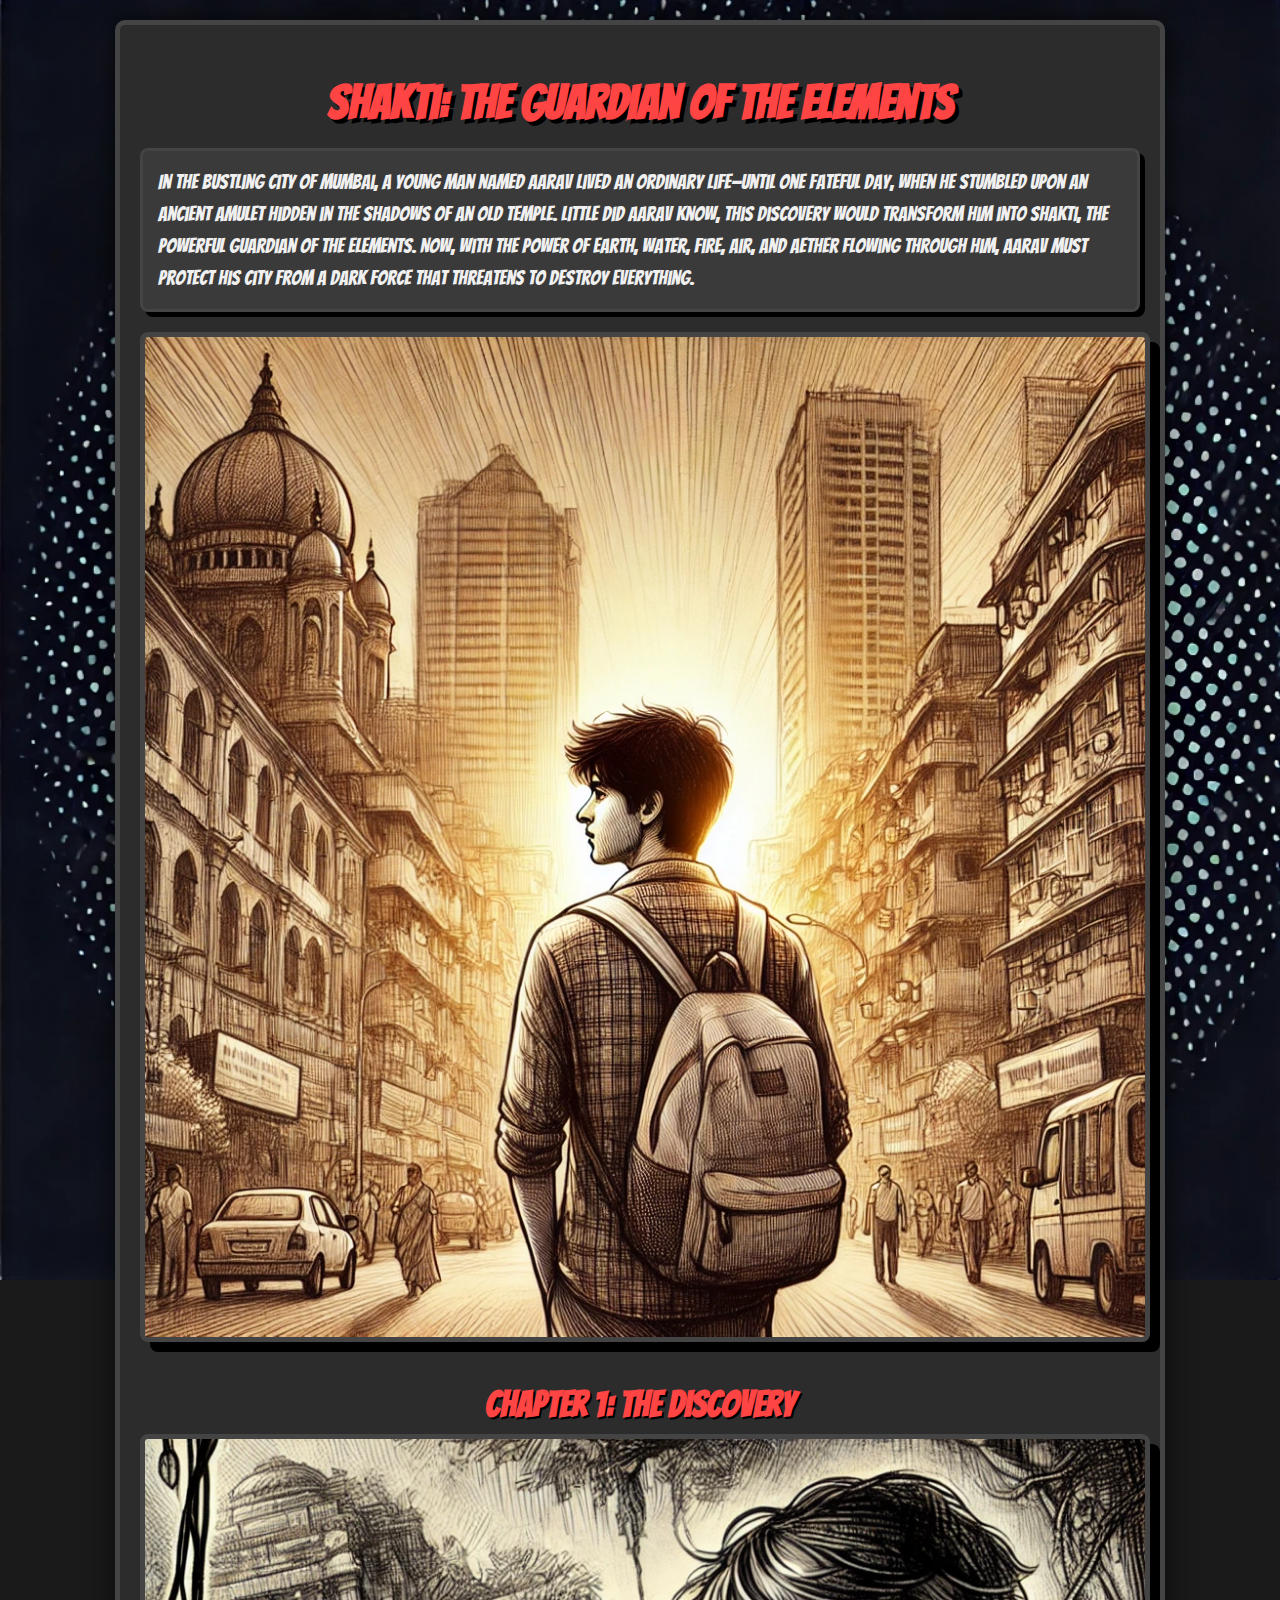
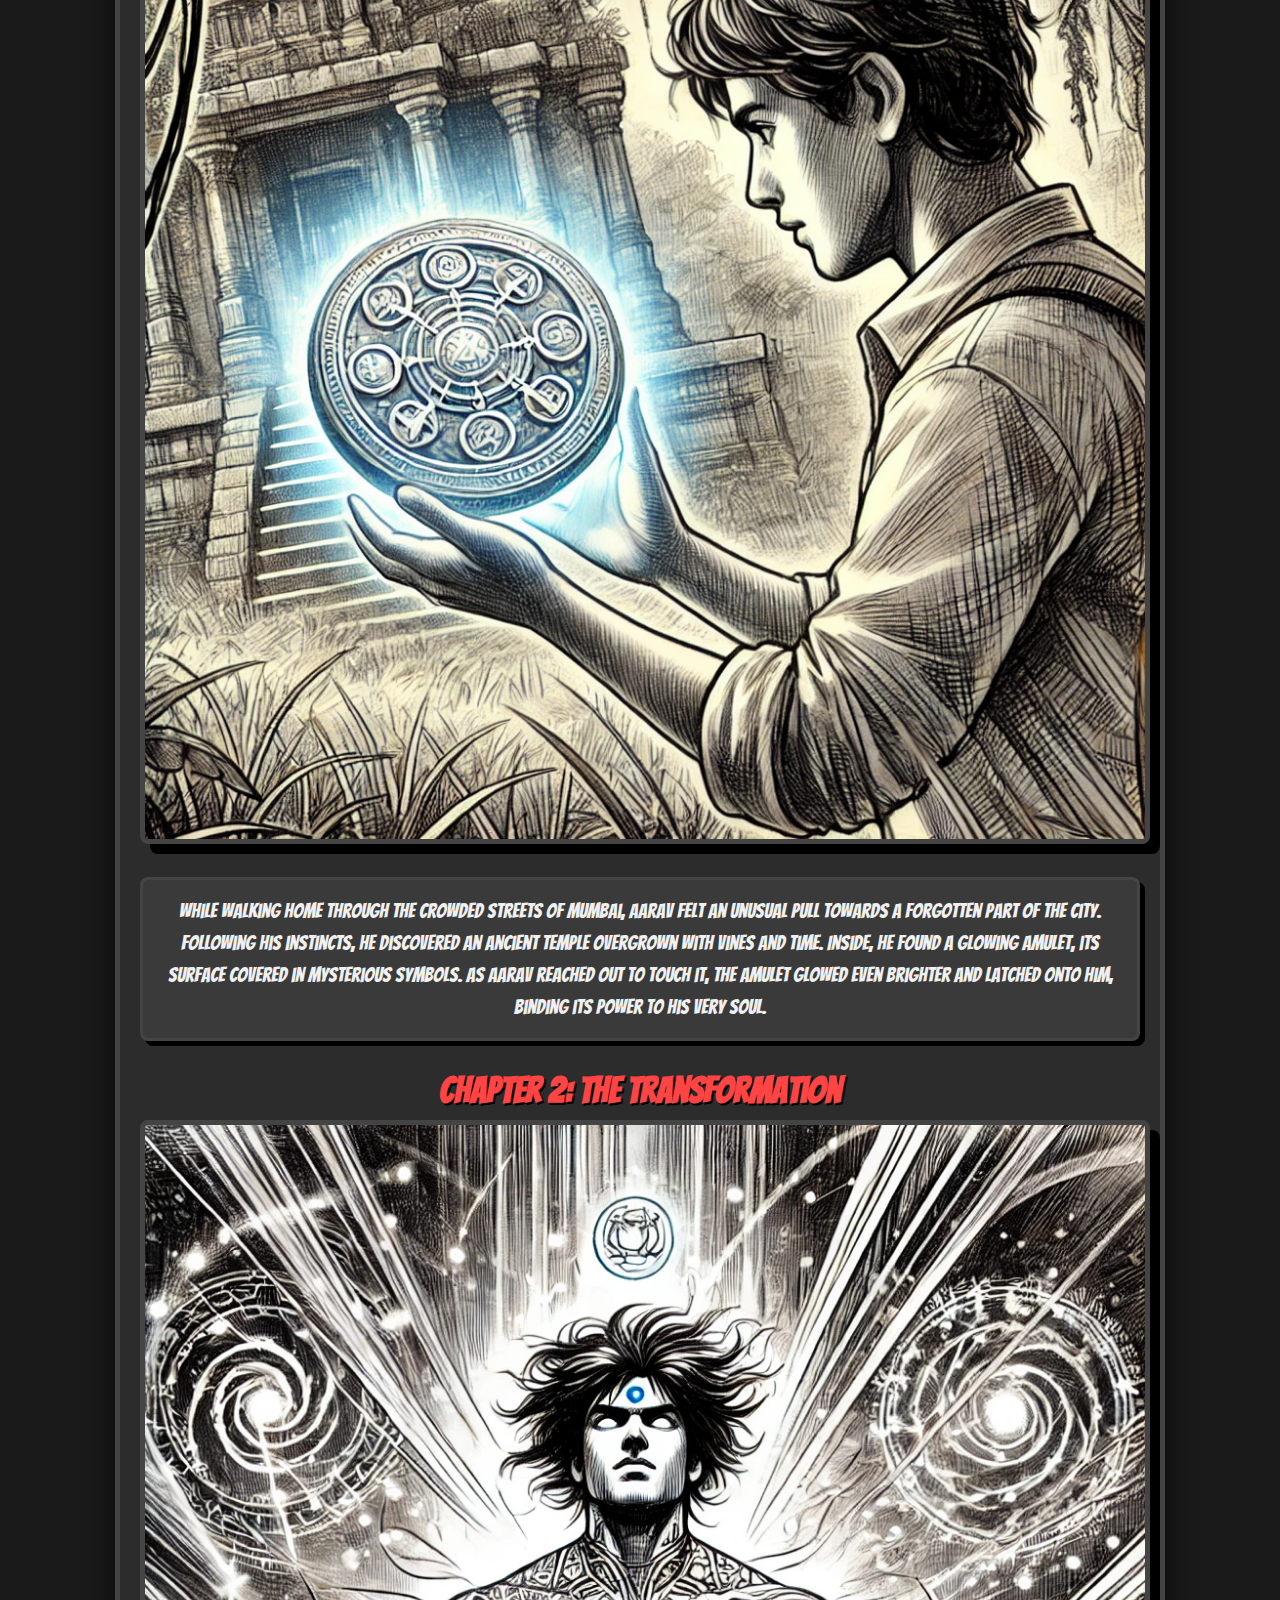
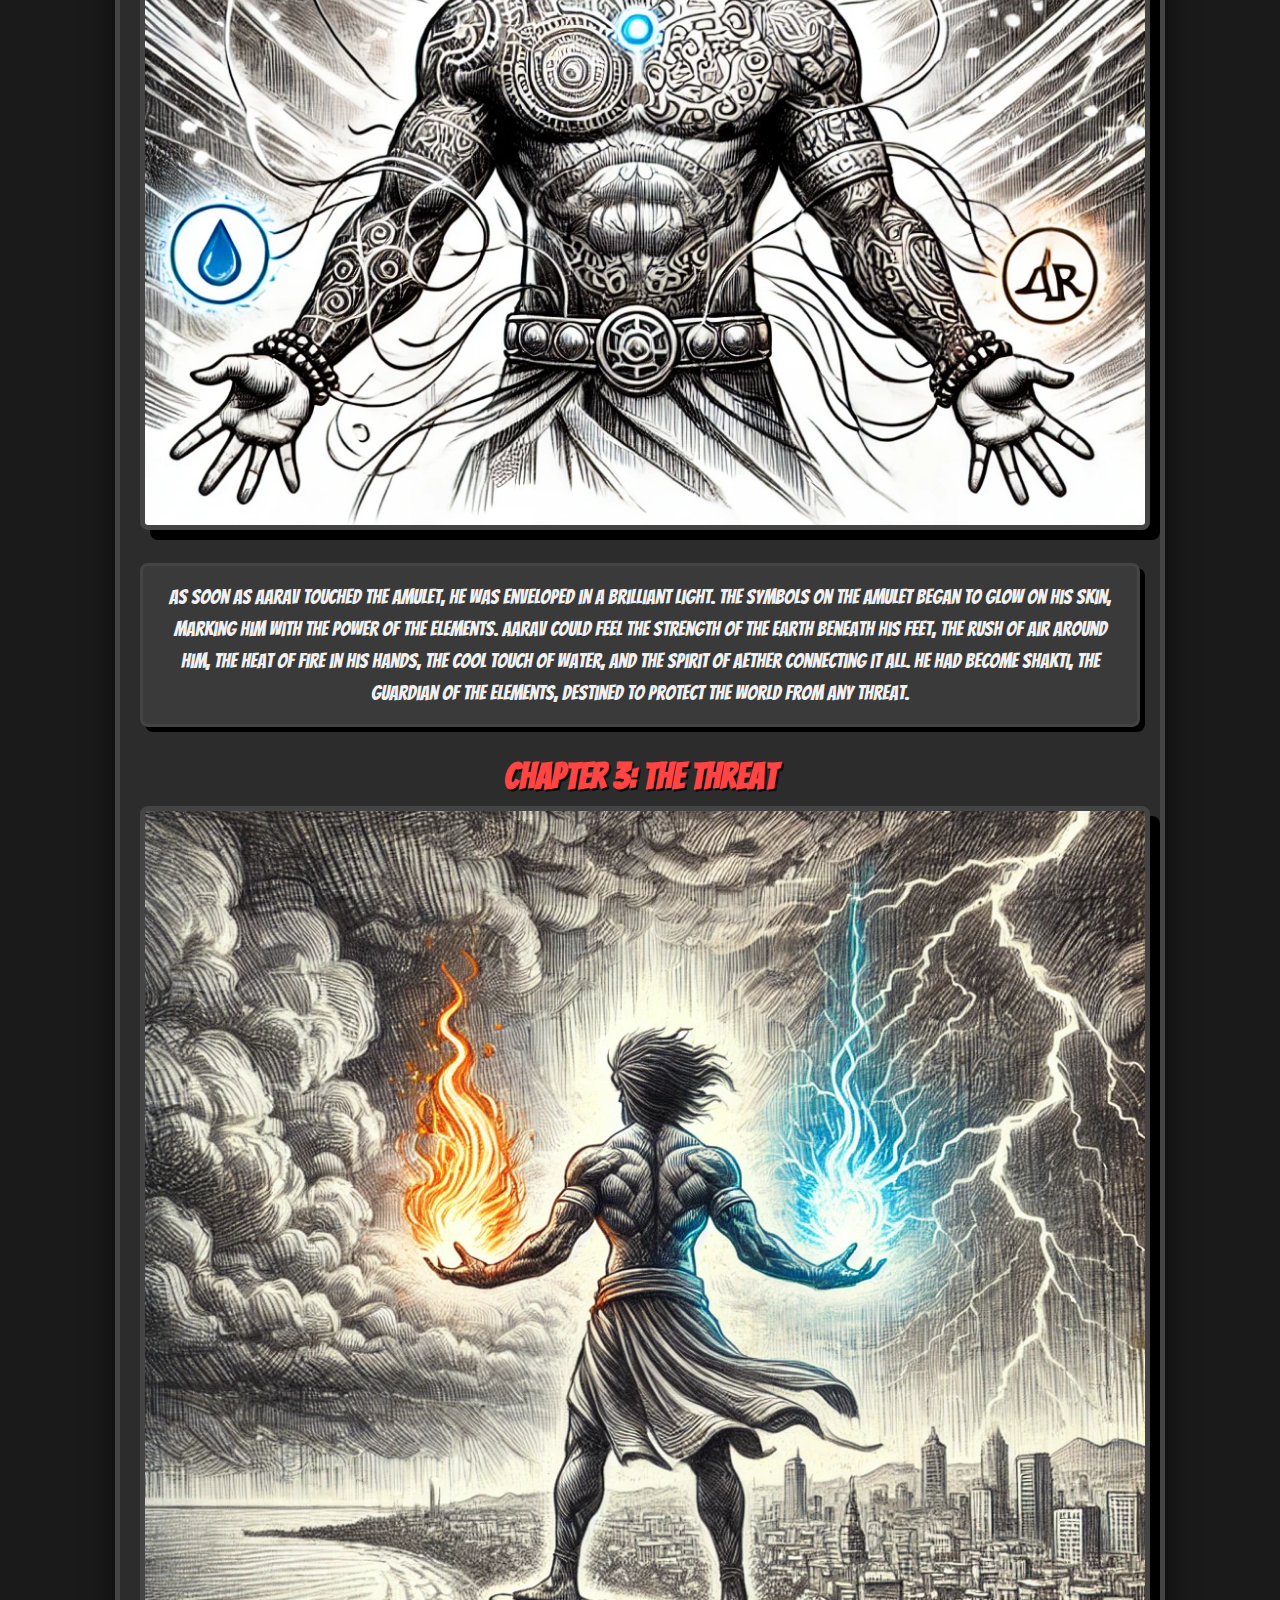
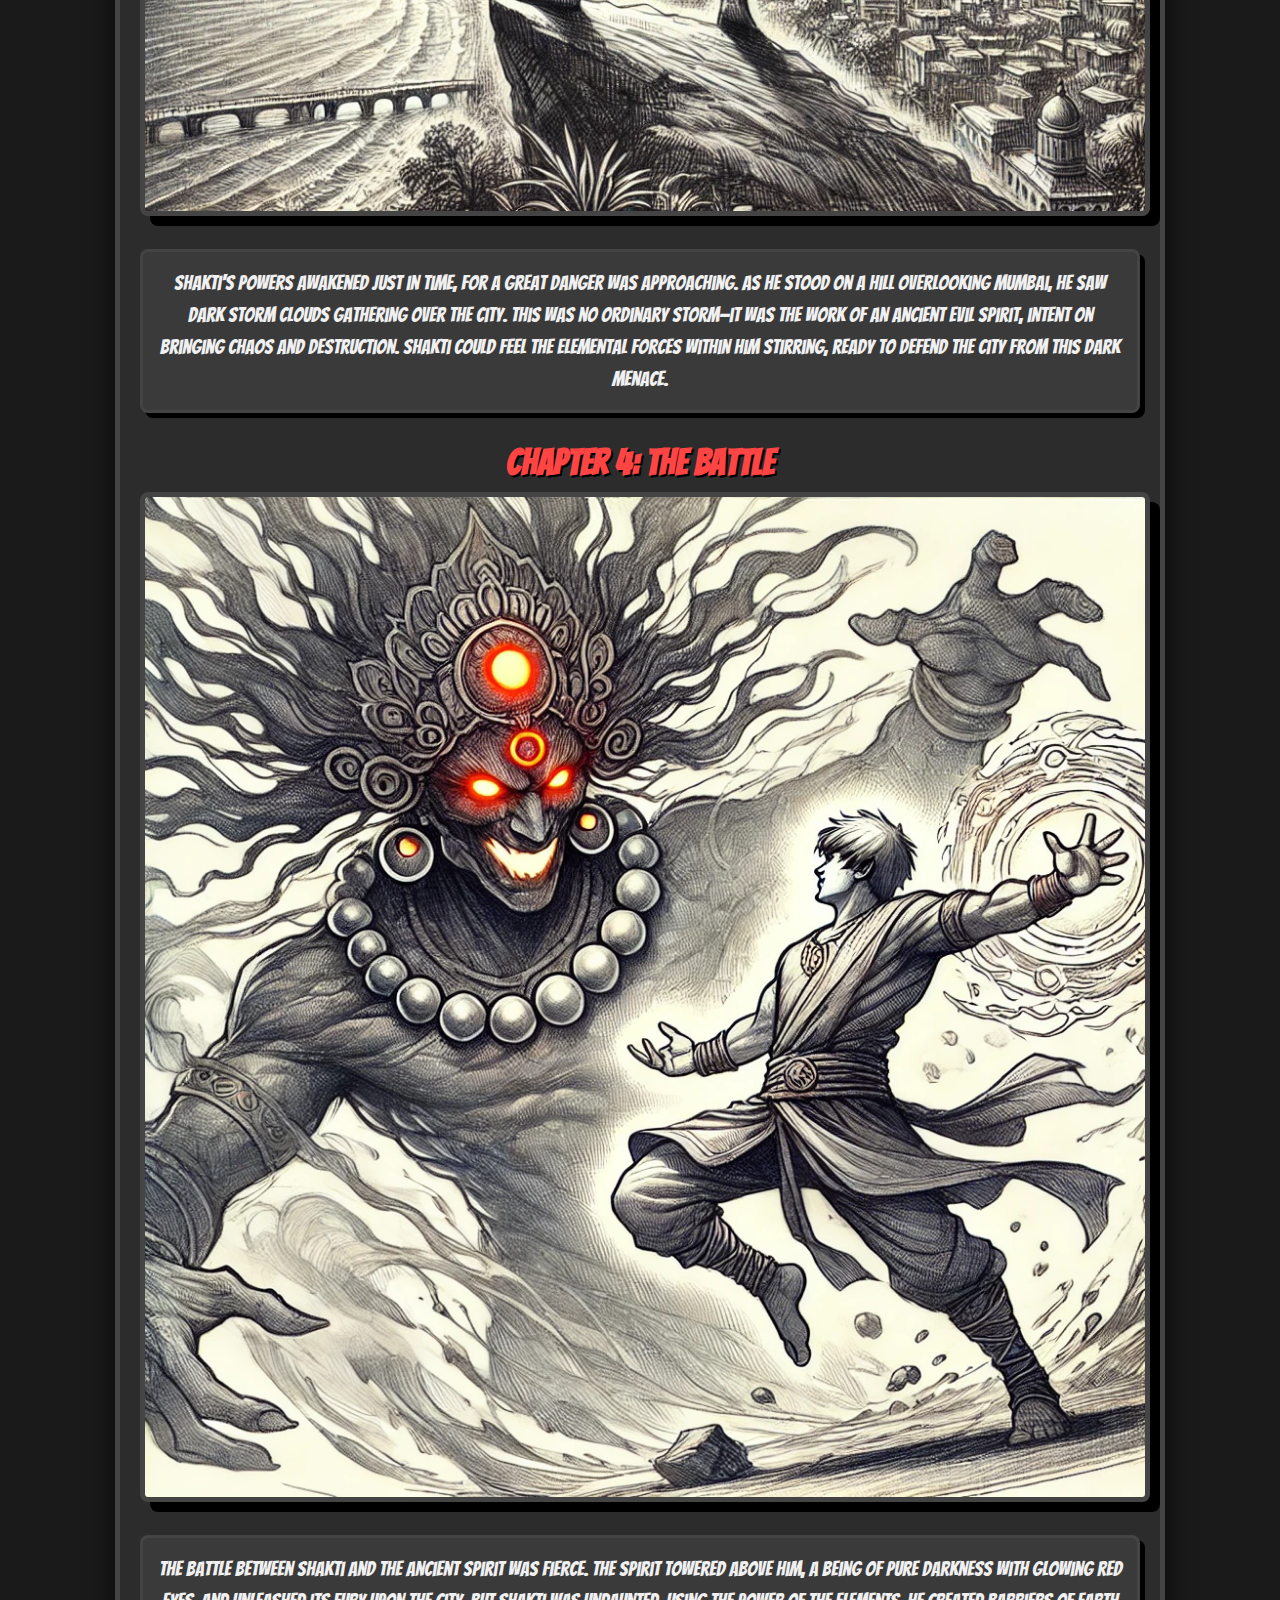
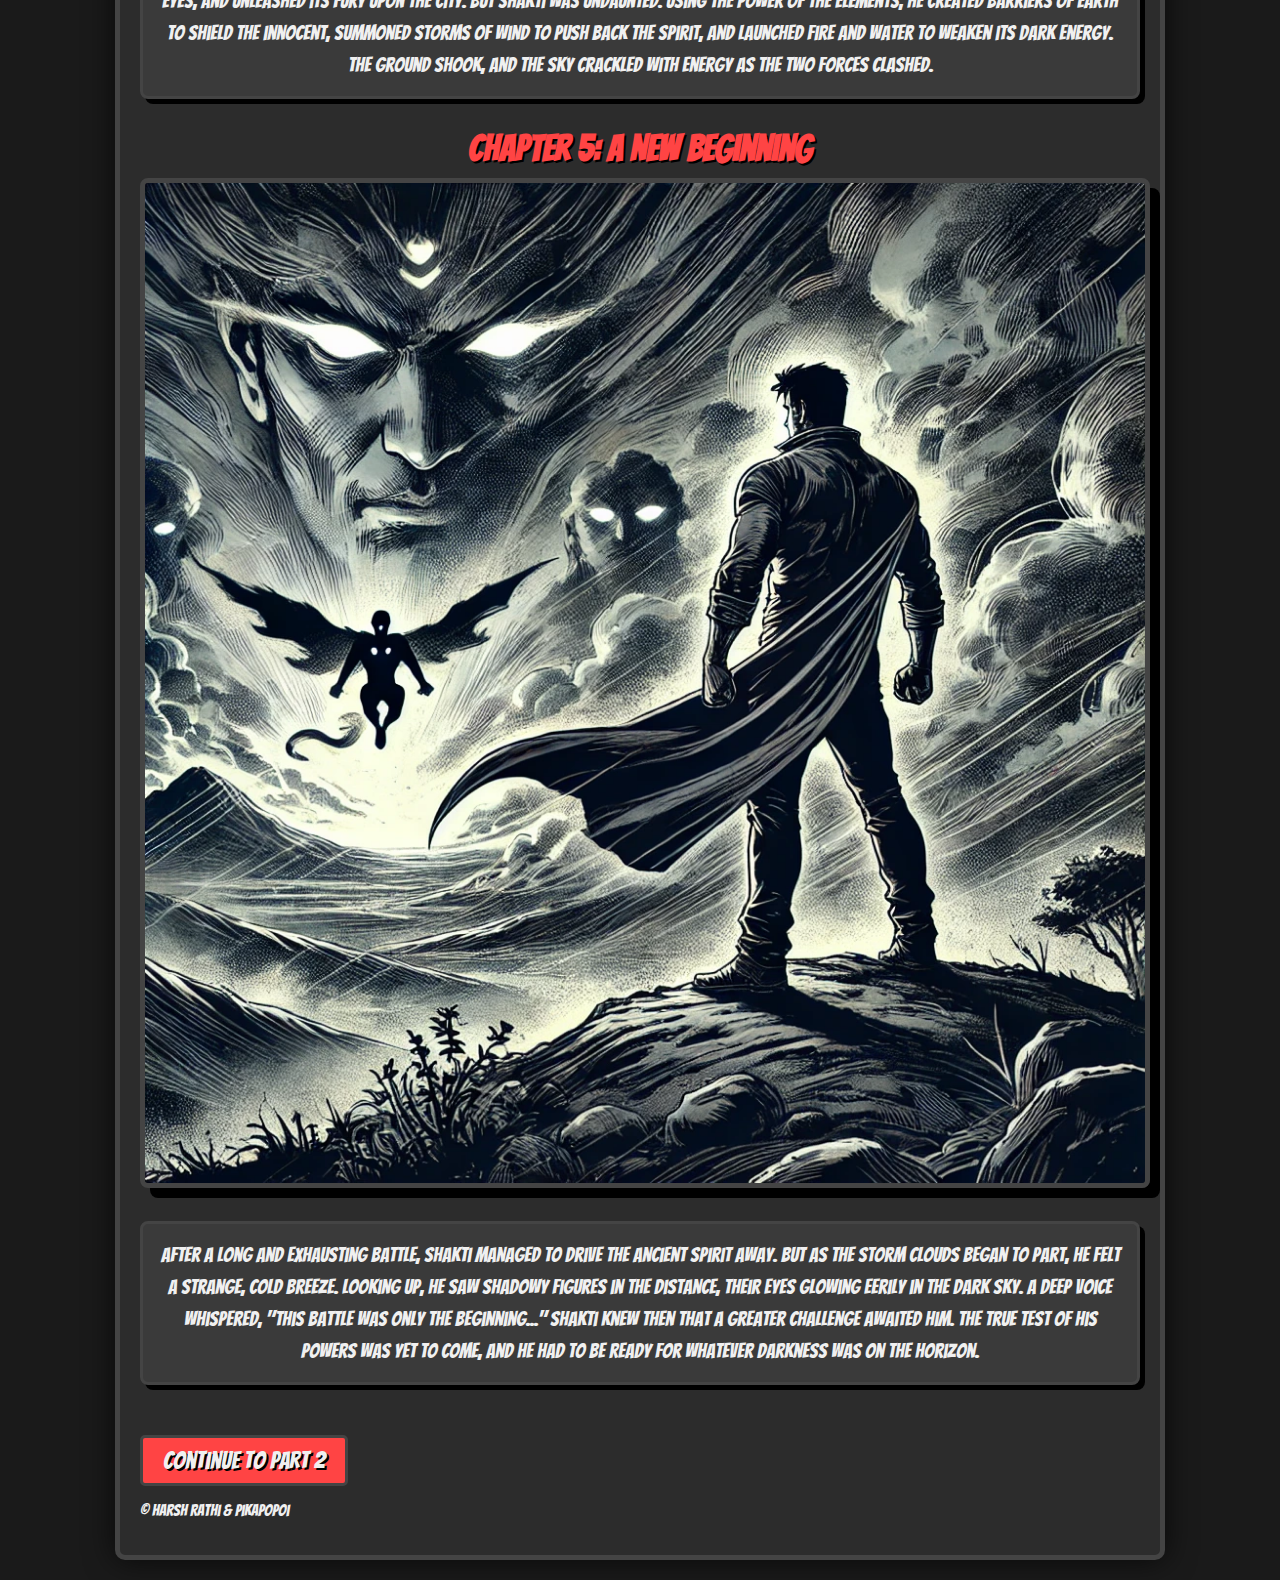
<file: index.html>
<!DOCTYPE html>
<html lang="en">
<head>
    <meta charset="UTF-8">
    <meta name="viewport" content="width=device-width, initial-scale=1.0">
    <title>Shakti: The Guardian of the Elements - Part 1</title>
    <link rel="stylesheet" href="styles.css">
</head>
<body>
    <div class="comic-container">
        <h1 class="comic-title">Shakti: The Guardian of the Elements</h1>
        <p class="comic-intro">In the bustling city of Mumbai, a young man named Aarav lived an ordinary life—until one fateful day, when he stumbled upon an ancient amulet hidden in the shadows of an old temple. Little did Aarav know, this discovery would transform him into Shakti, the powerful Guardian of the Elements. Now, with the power of Earth, Water, Fire, Air, and Aether flowing through him, Aarav must protect his city from a dark force that threatens to destroy everything.</p>
        
        <section class="comic-page">
            <img src="1.png" alt="Aarav walking in Mumbai">
        </section>
        
        <section class="comic-page">
            <h2>Chapter 1: The Discovery</h2>
            <img src="2.png" alt="Aarav discovering the amulet">
            <p>While walking home through the crowded streets of Mumbai, Aarav felt an unusual pull towards a forgotten part of the city. Following his instincts, he discovered an ancient temple overgrown with vines and time. Inside, he found a glowing amulet, its surface covered in mysterious symbols. As Aarav reached out to touch it, the amulet glowed even brighter and latched onto him, binding its power to his very soul.</p>
        </section>
        
        <section class="comic-page">
            <h2>Chapter 2: The Transformation</h2>
            <img src="3.png" alt="Aarav transforming into Shakti">
            <p>As soon as Aarav touched the amulet, he was enveloped in a brilliant light. The symbols on the amulet began to glow on his skin, marking him with the power of the elements. Aarav could feel the strength of the Earth beneath his feet, the rush of Air around him, the heat of Fire in his hands, the cool touch of Water, and the spirit of Aether connecting it all. He had become Shakti, the Guardian of the Elements, destined to protect the world from any threat.</p>
        </section>
        
        <section class="comic-page">
            <h2>Chapter 3: The Threat</h2>
            <img src="4.png" alt="Shakti overlooking the city">
            <p>Shakti's powers awakened just in time, for a great danger was approaching. As he stood on a hill overlooking Mumbai, he saw dark storm clouds gathering over the city. This was no ordinary storm—it was the work of an ancient evil spirit, intent on bringing chaos and destruction. Shakti could feel the elemental forces within him stirring, ready to defend the city from this dark menace.</p>
        </section>
        
        <section class="comic-page">
            <h2>Chapter 4: The Battle</h2>
            <img src="5.png" alt="Shakti battling the ancient evil spirit">
            <p>The battle between Shakti and the ancient spirit was fierce. The spirit towered above him, a being of pure darkness with glowing red eyes, and unleashed its fury upon the city. But Shakti was undaunted. Using the power of the elements, he created barriers of Earth to shield the innocent, summoned storms of Wind to push back the spirit, and launched Fire and Water to weaken its dark energy. The ground shook, and the sky crackled with energy as the two forces clashed.</p>
        </section>
        
        <section class="comic-page">
            <h2>Chapter 5: A New Beginning</h2>
            <img src="6.png" alt="Shakti facing a new threat">
            <p>After a long and exhausting battle, Shakti managed to drive the ancient spirit away. But as the storm clouds began to part, he felt a strange, cold breeze. Looking up, he saw shadowy figures in the distance, their eyes glowing eerily in the dark sky. A deep voice whispered, "This battle was only the beginning..." Shakti knew then that a greater challenge awaited him. The true test of his powers was yet to come, and he had to be ready for whatever darkness was on the horizon.</p>
        </section>

        <p class="nav-link"><a href="part2.html">Continue to Part 2</a></p>
        <p class="copyright">© Harsh Rathi & pikapopoi</p>
    </div>
</body>
</html>
</file>
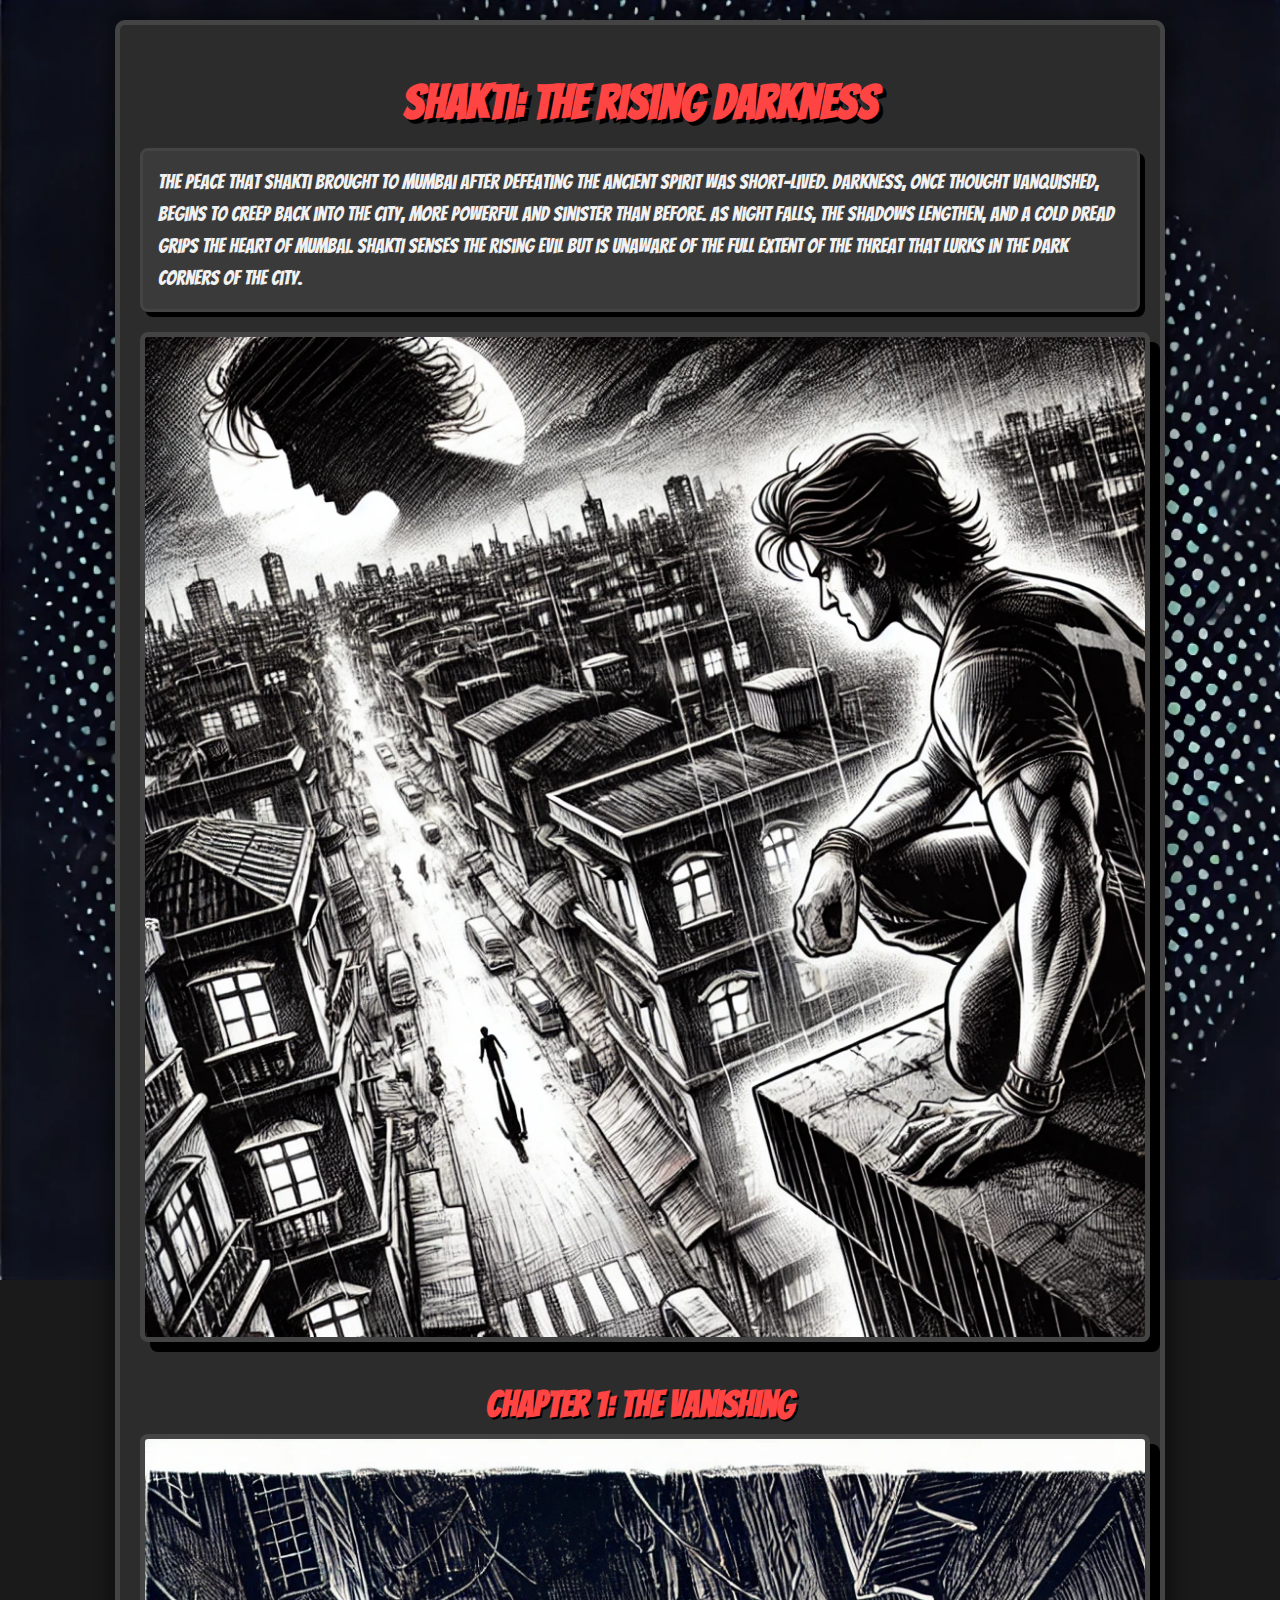
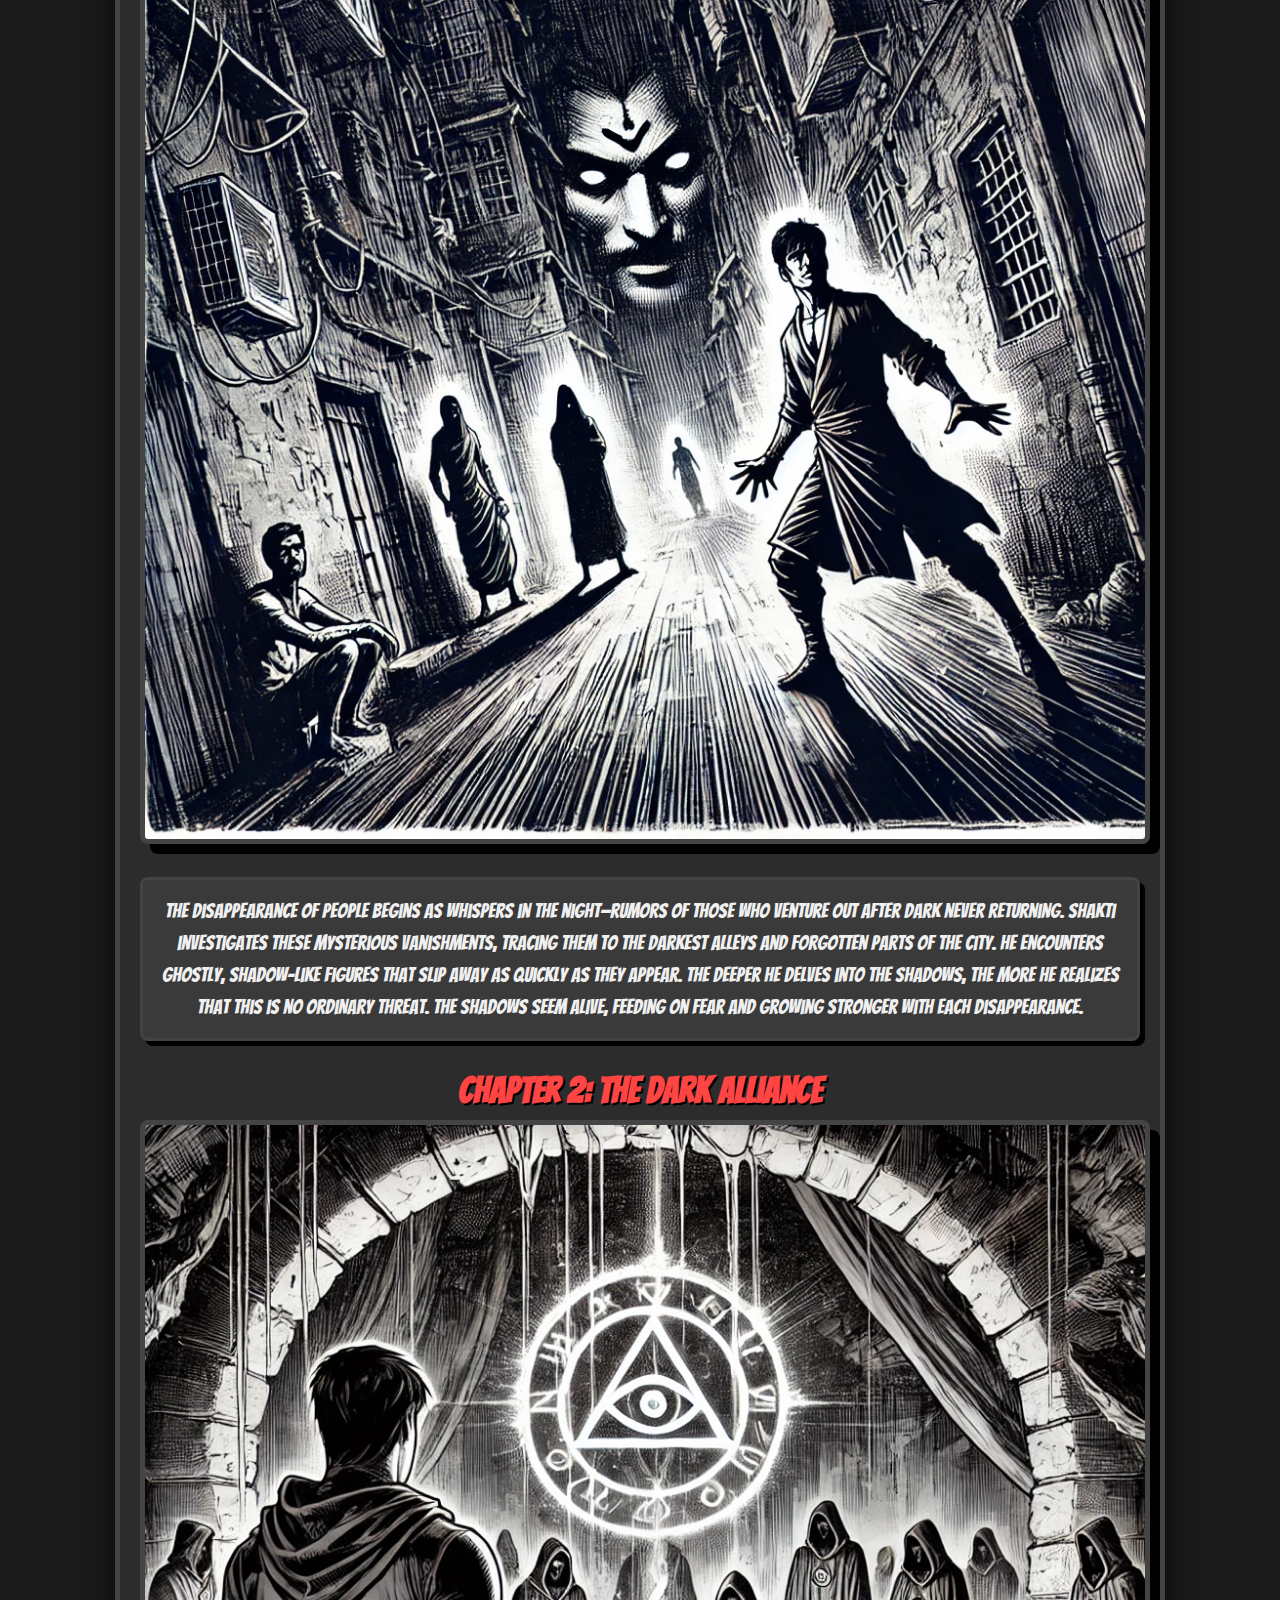
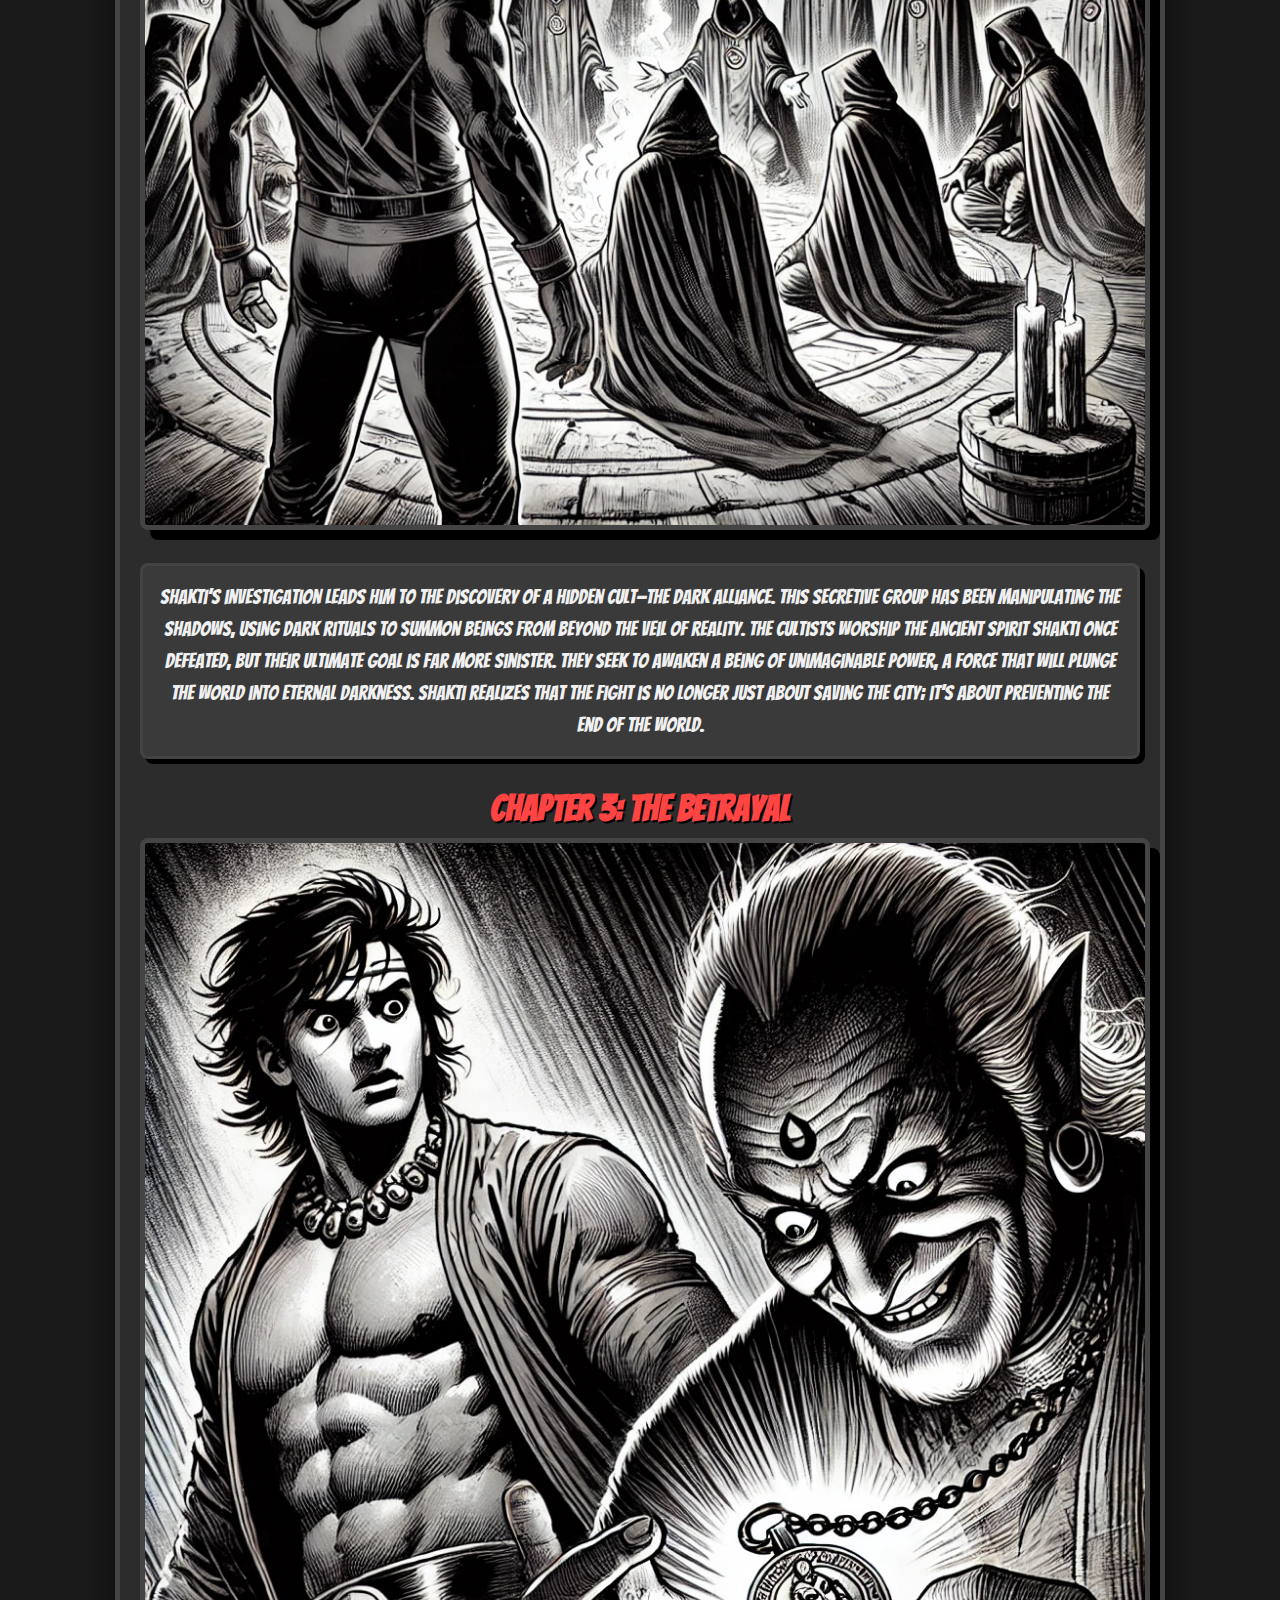
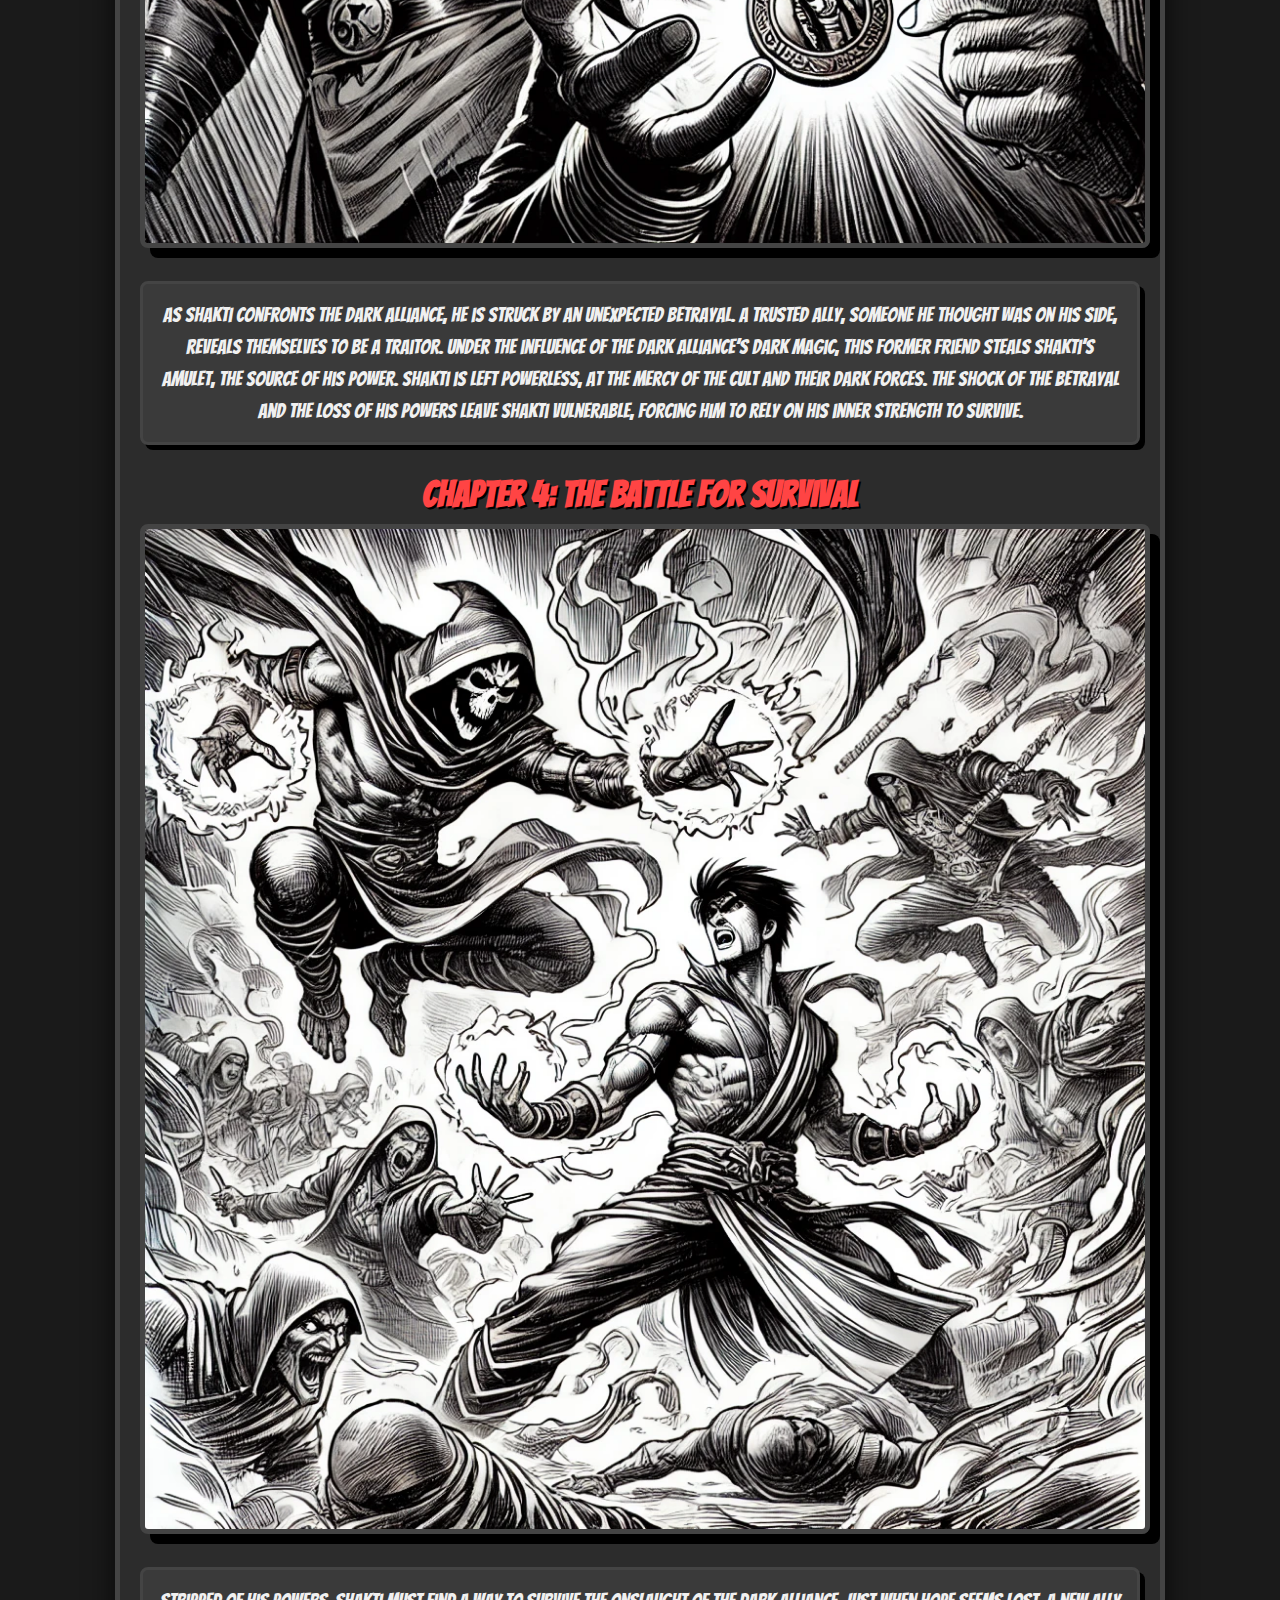
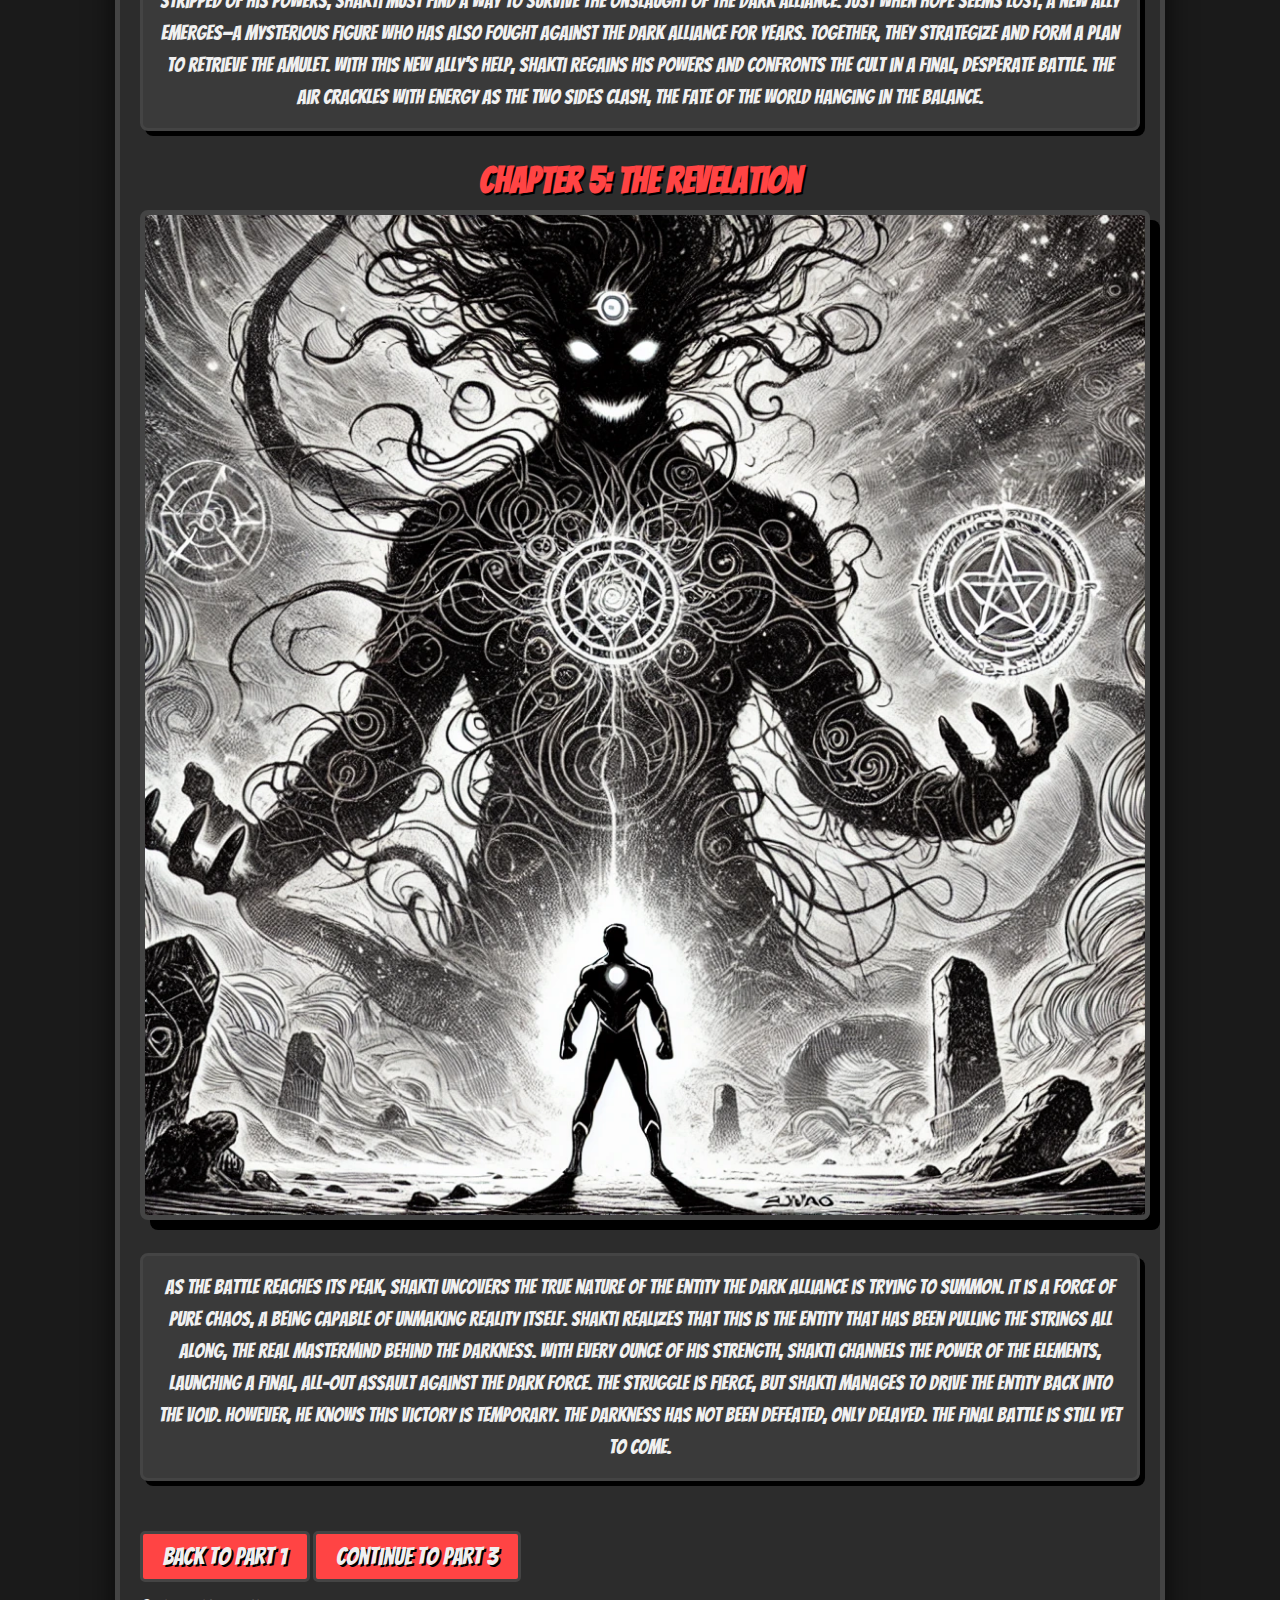
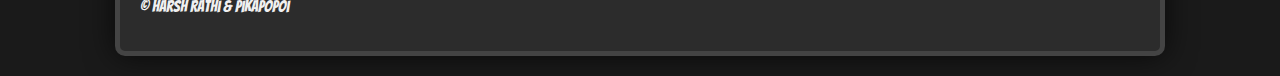
<file: part2.html>
<!DOCTYPE html>
<html lang="en">
<head>
    <meta charset="UTF-8">
    <meta name="viewport" content="width=device-width, initial-scale=1.0">
    <title>Shakti: The Rising Darkness - Part 2</title>
    <link rel="stylesheet" href="styles.css">
</head>
<body>
    <div class="comic-container">
        <h1 class="comic-title">Shakti: The Rising Darkness</h1>
        <p class="comic-intro">The peace that Shakti brought to Mumbai after defeating the ancient spirit was short-lived. Darkness, once thought vanquished, begins to creep back into the city, more powerful and sinister than before. As night falls, the shadows lengthen, and a cold dread grips the heart of Mumbai. Shakti senses the rising evil but is unaware of the full extent of the threat that lurks in the dark corners of the city.</p>
        
        <section class="comic-page">
            <img src="intro_part2.png" alt="Shakti overlooking the city at night, sensing the rising darkness.">
        </section>
        
        <section class="comic-page">
            <h2>Chapter 1: The Vanishing</h2>
            <img src="chapter1_part2.png" alt="Shakti encounters shadowy figures in a dark alley.">
            <p>The disappearance of people begins as whispers in the night—rumors of those who venture out after dark never returning. Shakti investigates these mysterious vanishments, tracing them to the darkest alleys and forgotten parts of the city. He encounters ghostly, shadow-like figures that slip away as quickly as they appear. The deeper he delves into the shadows, the more he realizes that this is no ordinary threat. The shadows seem alive, feeding on fear and growing stronger with each disappearance.</p>
        </section>
        
        <section class="comic-page">
            <h2>Chapter 2: The Dark Alliance</h2>
            <img src="chapter2_part2.png" alt="Shakti discovers the Dark Alliance, a mysterious cult.">
            <p>Shakti’s investigation leads him to the discovery of a hidden cult—the Dark Alliance. This secretive group has been manipulating the shadows, using dark rituals to summon beings from beyond the veil of reality. The cultists worship the ancient spirit Shakti once defeated, but their ultimate goal is far more sinister. They seek to awaken a being of unimaginable power, a force that will plunge the world into eternal darkness. Shakti realizes that the fight is no longer just about saving the city; it’s about preventing the end of the world.</p>
        </section>
        
        <section class="comic-page">
            <h2>Chapter 3: The Betrayal</h2>
            <img src="chapter3_part2.png" alt="Shakti is betrayed by an ally who steals his amulet.">
            <p>As Shakti confronts the Dark Alliance, he is struck by an unexpected betrayal. A trusted ally, someone he thought was on his side, reveals themselves to be a traitor. Under the influence of the Dark Alliance’s dark magic, this former friend steals Shakti’s amulet, the source of his power. Shakti is left powerless, at the mercy of the cult and their dark forces. The shock of the betrayal and the loss of his powers leave Shakti vulnerable, forcing him to rely on his inner strength to survive.</p>
        </section>
        
        <section class="comic-page">
            <h2>Chapter 4: The Battle for Survival</h2>
            <img src="chapter4_part2.png" alt="Shakti and a new ally battle against the Dark Alliance.">
            <p>Stripped of his powers, Shakti must find a way to survive the onslaught of the Dark Alliance. Just when hope seems lost, a new ally emerges—a mysterious figure who has also fought against the Dark Alliance for years. Together, they strategize and form a plan to retrieve the amulet. With this new ally’s help, Shakti regains his powers and confronts the cult in a final, desperate battle. The air crackles with energy as the two sides clash, the fate of the world hanging in the balance.</p>
        </section>
        
        <section class="comic-page">
            <h2>Chapter 5: The Revelation</h2>
            <img src="chapter5_part2.png" alt="Shakti faces the dark force that the Dark Alliance tried to summon.">
            <p>As the battle reaches its peak, Shakti uncovers the true nature of the entity the Dark Alliance is trying to summon. It is a force of pure chaos, a being capable of unmaking reality itself. Shakti realizes that this is the entity that has been pulling the strings all along, the real mastermind behind the darkness. With every ounce of his strength, Shakti channels the power of the elements, launching a final, all-out assault against the dark force. The struggle is fierce, but Shakti manages to drive the entity back into the void. However, he knows this victory is temporary. The darkness has not been defeated, only delayed. The final battle is still yet to come.</p>
            
        </section>

        
        <p class="nav-link">
            <a href="index.html">Back to Part 1</a>
            <a href="part3.html">Continue to Part 3</a>
        </p>
        <p class="copyright">© Harsh Rathi & pikapopoi</p>
    </div>
</body>
</html>
</file>
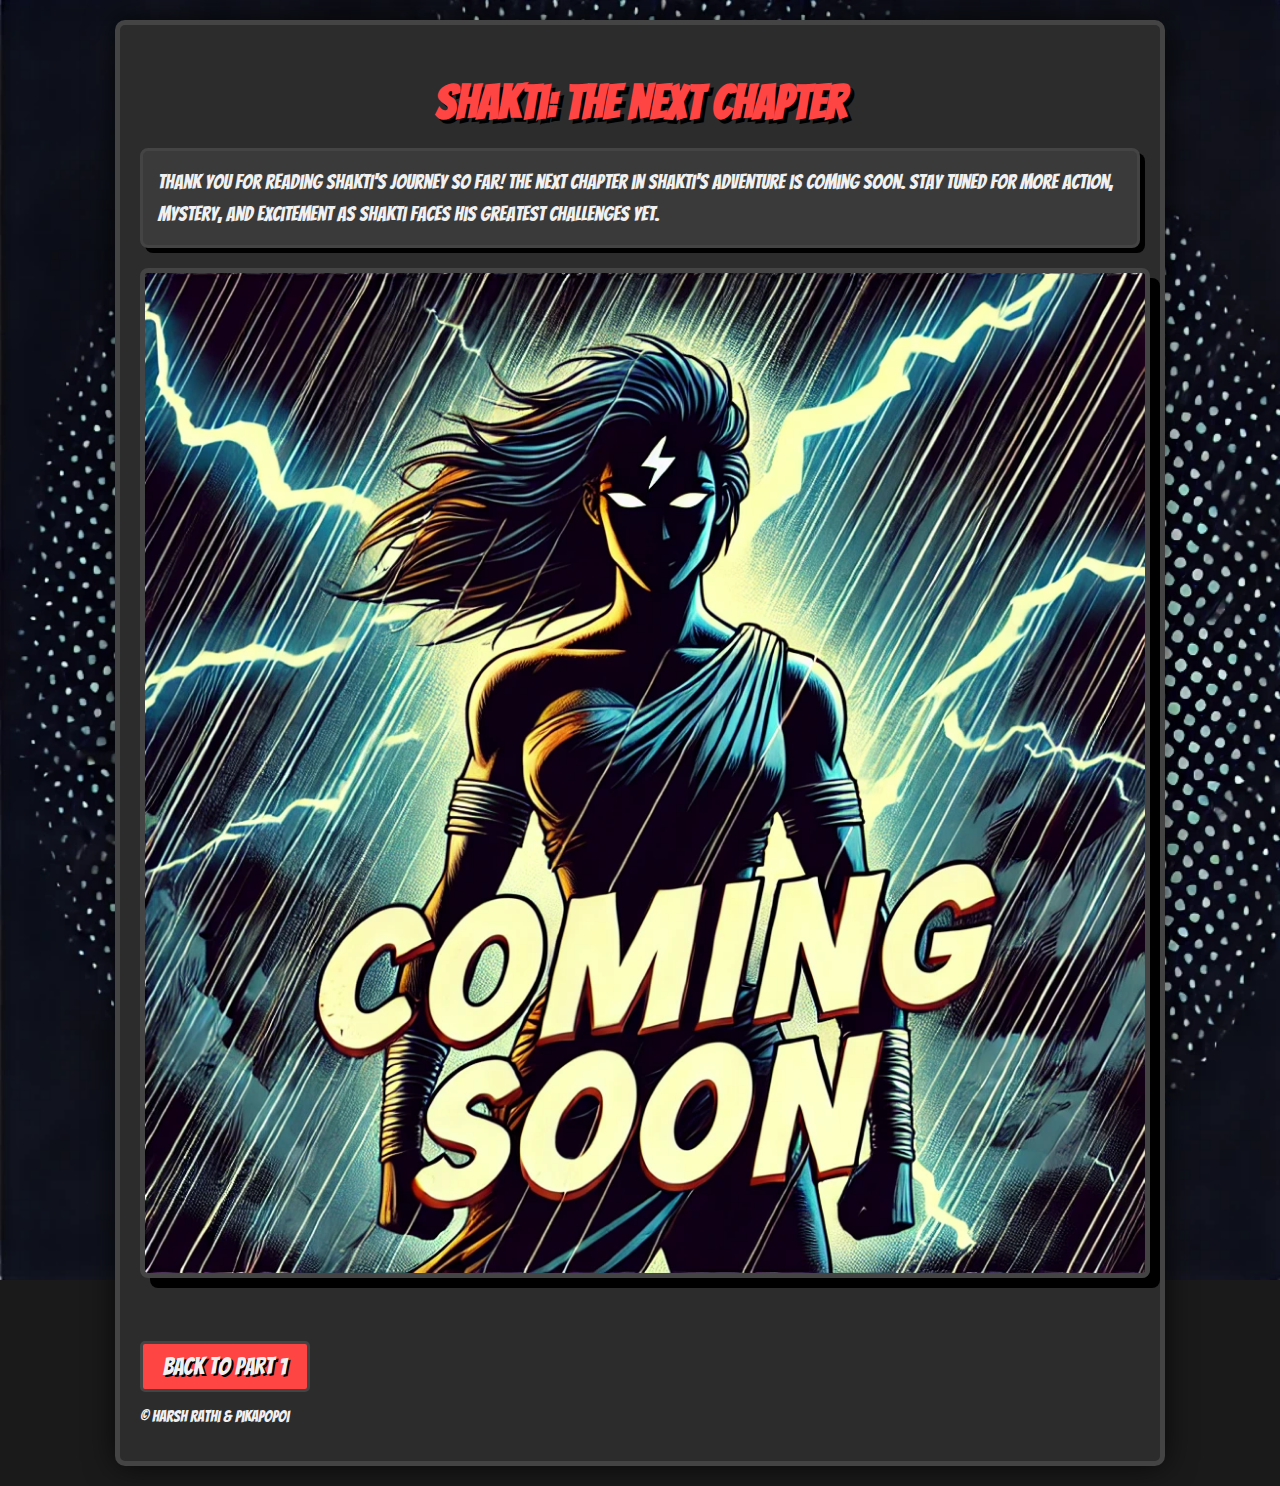
<file: part3.html>
<!DOCTYPE html>
<html lang="en">
<head>
    <meta charset="UTF-8">
    <meta name="viewport" content="width=device-width, initial-scale=1.0">
    <title>Shakti: The Next Chapter - Coming Soon</title>
    <link rel="stylesheet" href="styles.css">
</head>
<body>
    <div class="comic-container">
        <h1 class="comic-title">Shakti: The Next Chapter</h1>
        <p class="comic-intro">Thank you for reading Shakti's journey so far! The next chapter in Shakti's adventure is coming soon. Stay tuned for more action, mystery, and excitement as Shakti faces his greatest challenges yet.</p>
        
        <section class="comic-page">
            <img src="coming_soon_image.png" alt="Shakti standing against a dark, stormy background with 'Coming Soon' text.">
        </section>
        
        <p class="nav-link">
            <a href="index.html">Back to Part 1</a>
        </p>
        <p class="copyright">© Harsh Rathi & pikapopoi</p>
    </div>
</body>
</html>
</file>
<file: styles.css>
@import url('https://fonts.googleapis.com/css2?family=Bangers&display=swap');

body {
    font-family: 'Bangers', sans-serif;
    background-color: #1a1a1a;
    color: #f0f0f0;
    margin: 0;
    padding: 0;
    display: flex;
    justify-content: center;
    align-items: center;
    flex-direction: column;
    padding-top: 20px;
    background-image: url('A_dark,_comic_book-style_halftone_background_textu.png');
    background-size: cover;
    background-attachment: fixed;
    background-repeat: no-repeat;
}


.comic-container {
    width: 90%;
    max-width: 1000px;
    background-color: #2c2c2c;
    padding: 20px;
    box-shadow: 0 0 30px rgba(0, 0, 0, 0.7);
    border-radius: 10px;
    border: 5px solid #444;
    margin-bottom: 20px;
    position: relative;
}

.comic-title {
    text-align: center;
    color: #ff4444;
    font-size: 48px; /* Larger title font size */
    margin-bottom: 20px;
    text-shadow: 4px 4px #000;
    font-family: 'Bangers', cursive; /* Comic book font */
}

.comic-intro, .comic-page p {
    font-size: 20px;
    line-height: 1.6;
    color: #f0f0f0;
    background: #3a3a3a;
    padding: 15px;
    border-radius: 8px;
    border: 3px solid #444;
    box-shadow: 5px 5px #000;
}

.comic-page {
    margin-bottom: 30px;
    text-align: center;
}

.comic-page img {
    width: 100%;
    height: auto;
    border: 5px solid #444;
    box-shadow: 10px 10px #000;
    border-radius: 8px;
    margin-bottom: 10px;
    transition: transform 0.3s ease;
}

.comic-page img:hover {
    transform: scale(1.05); /* Slight zoom effect on hover */
}

.comic-page h2 {
    font-size: 36px;
    color: #ff4444;
    margin-bottom: 10px;
    text-shadow: 2px 2px #000;
}

.nav-link a {
    display: inline-block;
    padding: 10px 20px;
    margin-top: 20px;
    font-size: 24px;
    background-color: #ff4444;
    color: #f0f0f0;
    border-radius: 5px;
    text-decoration: none;
    text-shadow: 2px 2px #000;
    border: 3px solid #444;
    transition: background-color 0.3s ease, transform 0.3s ease;
}

.nav-link a:hover {
    background-color: #ff6666;
    transform: translateY(-3px);
}
</file>
